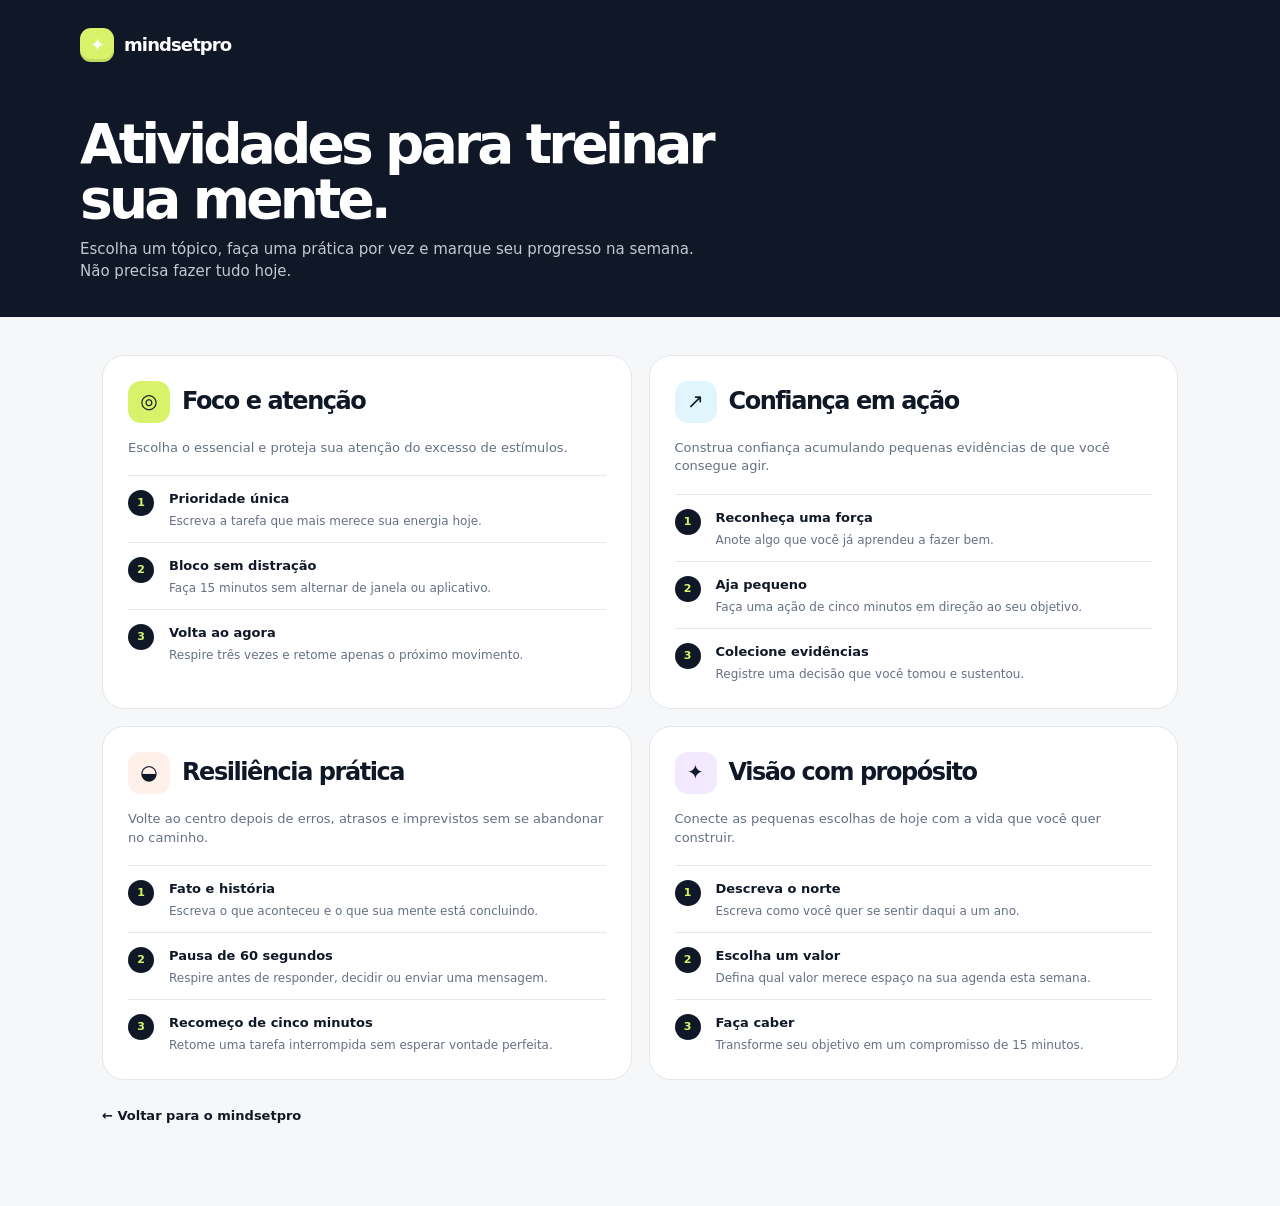
<file: atividades.html>
<!doctype html>
<html lang="pt-BR">
<head>
  <meta charset="utf-8">
  <meta name="viewport" content="width=device-width, initial-scale=1">
  <meta name="theme-color" content="#101828">
  <title>mindsetpro · atividades por tópico</title>
  <link rel="stylesheet" href="/styles.css">
  <style>
    .activities-page{min-height:100vh;background:var(--soft)}
    .activities-top{background:var(--ink);color:white;padding:28px max(22px,calc((100% - 1120px)/2)) 34px}
    .activities-top .brand{color:white}
    .activities-top h1{font-size:clamp(34px,5vw,55px);line-height:1;letter-spacing:-.07em;max-width:680px;margin:55px 0 12px}
    .activities-top p{color:#c2c9d1;max-width:620px;font-size:15px;margin:0}
    .activities-wrap{max-width:1120px;margin:0 auto;padding:38px 22px 80px}
    .topic-grid{display:grid;grid-template-columns:repeat(2,1fr);gap:17px}
    .topic{background:white;border:1px solid var(--line);border-radius:22px;padding:25px;scroll-margin-top:20px}
    .topic-top{display:flex;align-items:center;gap:12px;margin-bottom:16px}
    .topic-icon{width:42px;height:42px;border-radius:13px;background:var(--lime);display:grid;place-items:center;font-size:20px}
    .topic h2{font-size:24px;letter-spacing:-.06em;margin:0}
    .topic-intro{color:var(--muted);font-size:13px;margin:0 0 18px}
    .activity{display:grid;grid-template-columns:30px 1fr;gap:11px;border-top:1px solid var(--line);padding:14px 0 0;margin-top:12px}
    .activity-number{height:26px;width:26px;border-radius:50%;background:var(--ink);color:var(--lime);display:grid;place-items:center;font-size:11px;font-weight:900}
    .activity strong{display:block;font-size:13px;margin-bottom:3px}
    .activity span{display:block;color:var(--muted);font-size:12px;line-height:1.5}
    .back-link{display:inline-flex;margin-top:27px;color:var(--ink);font-size:13px;font-weight:850}
    @media(max-width:700px){.activities-top h1{margin-top:42px}.topic-grid{grid-template-columns:1fr}}
  </style>
</head>
<body class="activities-page">
  <header class="activities-top">
    <a class="brand" href="/"><span class="brand-mark">✦</span> mindsetpro</a>
    <h1>Atividades para treinar sua mente.</h1>
    <p>Escolha um tópico, faça uma prática por vez e marque seu progresso na semana. Não precisa fazer tudo hoje.</p>
  </header>
  <main class="activities-wrap">
    <div class="topic-grid">
      <article class="topic" id="foco">
        <div class="topic-top"><div class="topic-icon">◎</div><h2>Foco e atenção</h2></div>
        <p class="topic-intro">Escolha o essencial e proteja sua atenção do excesso de estímulos.</p>
        <div class="activity"><div class="activity-number">1</div><div><strong>Prioridade única</strong><span>Escreva a tarefa que mais merece sua energia hoje.</span></div></div>
        <div class="activity"><div class="activity-number">2</div><div><strong>Bloco sem distração</strong><span>Faça 15 minutos sem alternar de janela ou aplicativo.</span></div></div>
        <div class="activity"><div class="activity-number">3</div><div><strong>Volta ao agora</strong><span>Respire três vezes e retome apenas o próximo movimento.</span></div></div>
      </article>
      <article class="topic" id="confianca">
        <div class="topic-top"><div class="topic-icon" style="background:#e1f5fd">↗</div><h2>Confiança em ação</h2></div>
        <p class="topic-intro">Construa confiança acumulando pequenas evidências de que você consegue agir.</p>
        <div class="activity"><div class="activity-number">1</div><div><strong>Reconheça uma força</strong><span>Anote algo que você já aprendeu a fazer bem.</span></div></div>
        <div class="activity"><div class="activity-number">2</div><div><strong>Aja pequeno</strong><span>Faça uma ação de cinco minutos em direção ao seu objetivo.</span></div></div>
        <div class="activity"><div class="activity-number">3</div><div><strong>Colecione evidências</strong><span>Registre uma decisão que você tomou e sustentou.</span></div></div>
      </article>
      <article class="topic" id="resiliencia">
        <div class="topic-top"><div class="topic-icon" style="background:#fff0e9">◒</div><h2>Resiliência prática</h2></div>
        <p class="topic-intro">Volte ao centro depois de erros, atrasos e imprevistos sem se abandonar no caminho.</p>
        <div class="activity"><div class="activity-number">1</div><div><strong>Fato e história</strong><span>Escreva o que aconteceu e o que sua mente está concluindo.</span></div></div>
        <div class="activity"><div class="activity-number">2</div><div><strong>Pausa de 60 segundos</strong><span>Respire antes de responder, decidir ou enviar uma mensagem.</span></div></div>
        <div class="activity"><div class="activity-number">3</div><div><strong>Recomeço de cinco minutos</strong><span>Retome uma tarefa interrompida sem esperar vontade perfeita.</span></div></div>
      </article>
      <article class="topic" id="visao">
        <div class="topic-top"><div class="topic-icon" style="background:#f3eaff">✦</div><h2>Visão com propósito</h2></div>
        <p class="topic-intro">Conecte as pequenas escolhas de hoje com a vida que você quer construir.</p>
        <div class="activity"><div class="activity-number">1</div><div><strong>Descreva o norte</strong><span>Escreva como você quer se sentir daqui a um ano.</span></div></div>
        <div class="activity"><div class="activity-number">2</div><div><strong>Escolha um valor</strong><span>Defina qual valor merece espaço na sua agenda esta semana.</span></div></div>
        <div class="activity"><div class="activity-number">3</div><div><strong>Faça caber</strong><span>Transforme seu objetivo em um compromisso de 15 minutos.</span></div></div>
      </article>
    </div>
    <a class="back-link" href="/">← Voltar para o mindsetpro</a>
  </main>
</body>
</html>
</file>
<file: styles.css>
:root{--ink:#101828;--muted:#667085;--soft:#f5f7f8;--line:#e5e8eb;--lime:#d8f36a;--lime-dark:#718b12;--orange:#ff8a57;--blue:#7cd4fd;--purple:#a78bfa;--white:#fff;--shadow:0 18px 45px rgba(16,24,40,.09)}*{box-sizing:border-box}body{margin:0;background:#fbfcfd;color:var(--ink);font-family:Inter,ui-sans-serif,system-ui,-apple-system,"Segoe UI",sans-serif;line-height:1.45}button,input,select,textarea{font:inherit}button{cursor:pointer}a{text-decoration:none;color:inherit}.hidden{display:none!important}.brand{display:inline-flex;align-items:center;gap:10px;font-weight:900;letter-spacing:-.05em;font-size:18px}.brand-mark{display:grid;place-items:center;width:34px;height:34px;border-radius:11px;background:var(--lime);box-shadow:inset 0 -3px rgba(0,0,0,.1);font-size:18px}.brand.light{color:white}.auth-screen{min-height:100vh;display:grid;grid-template-columns:1fr 1fr;background:var(--white)}.auth-art{padding:42px 8%;color:white;background:var(--ink);position:relative;overflow:hidden;display:flex;flex-direction:column}.auth-art:after{content:"";position:absolute;width:560px;height:560px;border-radius:50%;background:linear-gradient(145deg,#d8f36a,#617914);right:-240px;bottom:-220px;opacity:.95}.auth-quote{font-size:clamp(40px,5vw,72px);line-height:.98;letter-spacing:-.08em;font-weight:900;max-width:570px;margin:auto 0 32px;position:relative;z-index:1}.auth-quote em{font-style:normal;color:var(--lime)}.auth-note{color:#b8c1cb;font-size:14px;max-width:340px;position:relative;z-index:1}.auth-panel{width:min(440px,100%);padding:42px 30px;margin:auto}.auth-mobile-brand{display:none}.auth-copy{margin-bottom:27px}.eyebrow{display:inline-flex;align-items:center;background:#eef9c8;color:#526800;border-radius:99px;padding:7px 12px;font-size:11px;font-weight:900;letter-spacing:.08em;text-transform:uppercase}.auth-copy h1{font-size:39px;line-height:1.03;letter-spacing:-.07em;margin:16px 0 10px}.auth-copy p{font-size:14px;color:var(--muted);margin:0}.auth-form{display:flex;flex-direction:column;gap:16px}.auth-form label,.form-label{font-size:12px;font-weight:800}.auth-form small{color:var(--muted);font-weight:500}.auth-form input,.auth-form select,.field,.text-input{display:block;width:100%;margin-top:7px;border:1px solid var(--line);background:#fff;border-radius:11px;padding:13px 14px;color:var(--ink);outline:none}.auth-form input:focus,.auth-form select:focus,.field:focus,.text-input:focus{border-color:#9fb92c;box-shadow:0 0 0 4px #eff9c3}.btn{border:0;border-radius:12px;padding:13px 18px;font-size:13px;font-weight:850;display:inline-flex;align-items:center;justify-content:center;gap:9px}.btn.primary{background:var(--ink);color:white;box-shadow:0 5px 0 #dfe5e9}.btn.primary:hover{transform:translateY(-1px)}.btn.lime{background:var(--lime);color:var(--ink)}.btn.subtle{background:#f0f3f5;color:var(--ink)}.btn.full{width:100%;margin-top:4px}.switch{text-align:center;color:var(--muted);font-size:12px;margin:5px 0 0}.link-button{border:0;background:none;padding:0;color:#708b12;font-weight:850;font-size:inherit}.app-screen{min-height:100vh;background:var(--soft)}.app-header{height:76px;background:white;border-bottom:1px solid var(--line);display:flex;align-items:center;justify-content:space-between;padding:0 max(24px,calc((100% - 1180px)/2));position:sticky;top:0;z-index:5}.desktop-nav{display:flex;gap:25px;margin-left:60px;margin-right:auto}.desktop-nav button,.mobile-nav button{border:0;background:none;color:#82909c;font-size:13px;font-weight:750;padding:27px 0;border-bottom:2px solid transparent}.desktop-nav button.active,.desktop-nav button:hover{color:var(--ink);border-bottom-color:var(--lime-dark)}.user-menu{display:flex;gap:12px;align-items:center}.user-menu>span{width:33px;height:33px;border-radius:50%;background:var(--lime);display:grid;place-items:center;font-size:12px;font-weight:900}.logout{border:0;background:none;color:var(--muted);font-size:12px;font-weight:750}.app-main{max-width:1120px;margin:0 auto;padding:43px 24px 80px}.mobile-nav{display:none}.view>header{display:flex;justify-content:space-between;align-items:end;gap:20px;margin-bottom:25px}.kicker{font-size:11px;letter-spacing:.12em;text-transform:uppercase;color:#809116;font-weight:900}.view h1{font-size:42px;letter-spacing:-.075em;line-height:1.02;margin:7px 0 0}.view h2{font-size:25px;letter-spacing:-.06em;margin:0 0 5px}.muted{color:var(--muted);font-size:13px;margin:0}.dashboard-grid{display:grid;grid-template-columns:1.2fr .8fr;gap:17px}.welcome-card{padding:30px;border-radius:22px;background:var(--lime);min-height:245px;display:flex;flex-direction:column;justify-content:space-between}.welcome-card h2{font-size:32px;max-width:550px;margin:6px 0 9px}.welcome-card p{font-size:14px;color:#59670f;max-width:480px;margin:0}.today-meta{display:flex;gap:24px;font-size:11px;color:#66720e;font-weight:750}.today-meta b{display:block;color:var(--ink);font-size:18px}.score-card{background:var(--ink);color:white;padding:27px;border-radius:22px;display:flex;flex-direction:column;justify-content:space-between;min-height:245px}.score-card .score{font-size:70px;font-weight:900;letter-spacing:-.1em;line-height:.9}.score-card .score-label{font-size:12px;color:#b7c0cb}.score-foot{display:flex;justify-content:space-between;align-items:end}.score-streak{font-size:12px;color:#b7c0cb}.score-streak strong{color:var(--lime);font-size:24px;display:block}.dashboard-lower{display:grid;grid-template-columns:1fr 1fr;gap:17px;margin-top:17px}.panel{background:white;border:1px solid var(--line);border-radius:22px;padding:24px}.panel-heading{display:flex;justify-content:space-between;align-items:start;margin-bottom:19px}.panel-heading h3{font-size:18px;letter-spacing:-.045em;margin:0}.panel-heading span{font-size:11px;color:var(--muted)}.progress-line{height:9px;border-radius:9px;background:#eef1f2;overflow:hidden;margin:19px 0 8px}.progress-line i{display:block;height:100%;background:var(--lime-dark);border-radius:inherit}.progress-caption{display:flex;justify-content:space-between;color:var(--muted);font-size:11px}.mini-steps{display:flex;flex-direction:column;gap:12px}.mini-step{display:flex;gap:11px;align-items:center}.mini-step .circle{height:25px;width:25px;border-radius:50%;background:#f0f2f3;color:#94a0ab;font-size:11px;display:grid;place-items:center;font-weight:900}.mini-step.done .circle{background:var(--lime);color:#526800}.mini-step strong{display:block;font-size:12px}.mini-step span{font-size:11px;color:var(--muted)}.card-grid{display:grid;grid-template-columns:repeat(3,1fr);gap:15px}.focus-card{background:white;border:1px solid var(--line);border-radius:20px;padding:20px;min-height:170px}.focus-card.selected{border:2px solid var(--lime-dark);padding:19px}.focus-card .focus-icon{height:37px;width:37px;border-radius:11px;background:#eef9c8;display:grid;place-items:center;font-size:18px;margin-bottom:17px}.focus-card h3{font-size:17px;letter-spacing:-.04em;margin:0 0 6px}.focus-card p{font-size:12px;color:var(--muted);margin:0}.plan-layout{display:grid;grid-template-columns:.7fr 1.3fr;gap:17px}.plan-summary{background:var(--ink);border-radius:22px;padding:25px;color:white}.plan-summary h2{font-size:28px;margin-top:19px}.plan-summary p{color:#b7c0cb;font-size:13px}.plan-summary .plan-count{font-size:12px;color:var(--lime);font-weight:800;margin-top:28px}.day-list{display:flex;flex-direction:column;gap:9px}.plan-day{background:white;border:1px solid var(--line);border-radius:15px;padding:15px 17px;display:flex;align-items:center;gap:13px}.plan-day .day-number{width:30px;height:30px;border-radius:50%;background:#f0f2f3;color:#8a98a5;display:grid;place-items:center;font-size:11px;font-weight:900;flex:none}.plan-day.completed .day-number{background:var(--lime);color:#526800}.plan-day.current{border-color:var(--orange)}.plan-day h3{font-size:13px;margin:0}.plan-day p{font-size:11px;color:var(--muted);margin:2px 0 0}.plan-day button{margin-left:auto;white-space:nowrap}.diary-layout{display:grid;grid-template-columns:1fr .85fr;gap:17px}.diary-compose{background:var(--white);border:1px solid var(--line);border-radius:22px;padding:25px}.diary-compose textarea{resize:vertical;min-height:135px;line-height:1.5}.mood-row{display:flex;gap:7px;margin:13px 0 18px;flex-wrap:wrap}.mood{border:1px solid var(--line);background:white;border-radius:99px;padding:7px 11px;font-size:11px;color:var(--muted)}.mood.active{border-color:#a4bd30;background:#eef9c8;color:#526800;font-weight:800}.thought-list{display:flex;flex-direction:column;gap:10px}.thought{background:white;border:1px solid var(--line);border-radius:16px;padding:16px}.thought p{font-size:13px;margin:0 0 10px;white-space:pre-wrap}.thought small{font-size:10px;color:var(--muted)}.notification-panel{background:var(--ink);border-radius:22px;padding:25px;color:white}.notification-panel h2{font-size:26px;margin:13px 0 7px}.notification-panel p{color:#b7c0cb;font-size:13px}.toggle-row{display:flex;justify-content:space-between;align-items:center;margin-top:25px;padding-top:17px;border-top:1px solid rgba(255,255,255,.14)}.toggle{position:relative;width:43px;height:25px}.toggle input{opacity:0;width:0;height:0}.slider{position:absolute;inset:0;background:#384453;border-radius:30px}.slider:before{content:"";position:absolute;width:19px;height:19px;left:3px;top:3px;background:#fff;border-radius:50%;transition:.2s}.toggle input:checked+.slider{background:var(--lime-dark)}.toggle input:checked+.slider:before{transform:translateX(18px)}.time-input{border:0;border-radius:9px;padding:8px 9px;font-size:12px;margin-top:8px}.empty{color:var(--muted);font-size:13px;padding:18px 0}.toast{position:fixed;z-index:20;top:20px;right:20px;background:var(--ink);color:white;padding:12px 15px;border-radius:12px;font-size:12px;box-shadow:var(--shadow);opacity:0;transform:translateY(-10px);pointer-events:none;transition:.25s}.toast.show{opacity:1;transform:translateY(0)}
.study-premium{background:linear-gradient(135deg,#101828 0%,#1b2a3c 100%);border-radius:22px;padding:25px;color:white}.premium-head{display:flex;justify-content:space-between;align-items:start;gap:18px;margin-bottom:20px}.premium-head h2{font-size:28px;margin:8px 0 6px;color:white}.premium-head p{color:#b7c0cb;font-size:13px;margin:0;max-width:560px}.premium-badge{background:var(--lime);color:var(--ink);font-size:9px;font-weight:900;border-radius:99px;padding:7px 10px;white-space:nowrap}.study-offers{display:grid;grid-template-columns:repeat(4,1fr);gap:10px}.study-offer{background:white;color:var(--ink);border-radius:16px;padding:16px;min-height:225px;display:flex;flex-direction:column}.study-offer-top{display:flex;justify-content:space-between;align-items:center}.study-icon{width:30px;height:30px;border-radius:9px;background:#eef9c8;color:#526800;display:grid;place-items:center;font-weight:900}.study-duration{font-size:10px;color:var(--muted);font-weight:800}.study-offer h3{font-size:14px;letter-spacing:-.03em;margin:14px 0 5px}.study-offer p{font-size:11px;color:var(--muted);line-height:1.4;margin:0}.study-items{font-size:10px;color:#526800;background:#f5f8df;border-radius:8px;padding:7px;margin-top:11px}.study-price{font-size:15px;font-weight:900;margin-top:auto;padding-top:13px}.premium-button{width:100%;margin-top:10px;padding:9px;font-size:11px;box-shadow:none}.premium-note{font-size:10px;color:#aeb9c5;margin:15px 0 0}.study-premium .kicker{color:var(--lime)}
@media(max-width:780px){.auth-screen{grid-template-columns:1fr}.auth-art{display:none}.auth-panel{padding:28px 22px}.auth-mobile-brand{display:block;margin-bottom:52px}.app-header{height:66px;padding:0 18px}.desktop-nav{display:none}.user-menu .logout{display:none}.app-main{padding:25px 17px 95px}.mobile-nav{display:flex;background:white;border:1px solid var(--line);border-radius:14px;padding:0 7px;justify-content:space-around;margin-bottom:27px}.mobile-nav button{padding:11px 7px;font-size:11px}.view>header{display:block}.view h1{font-size:35px;margin-bottom:9px}.dashboard-grid,.dashboard-lower,.diary-layout,.plan-layout{grid-template-columns:1fr}.card-grid{grid-template-columns:1fr 1fr}.score-card{min-height:190px}.welcome-card{min-height:230px}.plan-summary{min-height:200px}.notification-panel{min-height:250px}}
@media(max-width:430px){.card-grid{grid-template-columns:1fr}.focus-card{min-height:130px}.focus-card .focus-icon{margin-bottom:10px}.plan-day{padding:12px}.plan-day button{padding:9px;font-size:11px}.today-meta{gap:13px}}
@media(max-width:780px){.study-offers{grid-template-columns:1fr 1fr}.premium-head{display:block}.premium-badge{display:inline-block;margin-top:12px}}
@media(max-width:430px){.study-offers{grid-template-columns:1fr}}
.premium-lessons{margin-top:22px;padding:20px;background:#f4f7e5;border:1px solid #e3edb8;border-radius:18px;scroll-margin-top:85px}.premium-lessons-head{display:flex;align-items:start;justify-content:space-between;gap:12px;margin-bottom:14px}.premium-lessons-head .kicker{color:#718b12}.premium-lessons-head h3{font-size:21px;letter-spacing:-.05em;margin:6px 0}.premium-lessons-head p{font-size:11px;color:var(--muted);margin:0}.premium-lessons-head>span{font-size:11px;font-weight:850;color:#526800;background:#e6f4a8;border-radius:99px;padding:7px 10px;white-space:nowrap}.premium-lesson-list{display:grid;grid-template-columns:repeat(2,1fr);gap:11px}.premium-lesson{background:white;border:1px solid var(--line);border-radius:15px;padding:16px}.premium-lesson.completed{border-color:#b9d83c}.premium-lesson-day{font-size:9px;letter-spacing:.1em;font-weight:900;color:#718b12}.premium-lesson h4{font-size:16px;letter-spacing:-.04em;margin:8px 0 4px}.premium-lesson .lesson-goal{font-size:11px;color:var(--muted);margin:0 0 12px}.lesson-block{border-top:1px solid #eef0e4;padding-top:10px;margin-top:9px}.lesson-block strong{font-size:10px;color:#526800;text-transform:uppercase;letter-spacing:.07em}.lesson-block p{font-size:12px;line-height:1.5;margin:5px 0 0}.lesson-block.reflection{background:#f8f9f2;border:0;border-radius:9px;padding:9px}.premium-lesson .btn{margin-top:13px;font-size:11px;box-shadow:none}.premium-lesson .btn:disabled{cursor:default;opacity:.8}
@media(max-width:780px){.premium-lesson-list{grid-template-columns:1fr}.premium-lessons{padding:14px}.premium-lessons-head{display:block}.premium-lessons-head>span{display:inline-block;margin-top:10px}}
</file>
